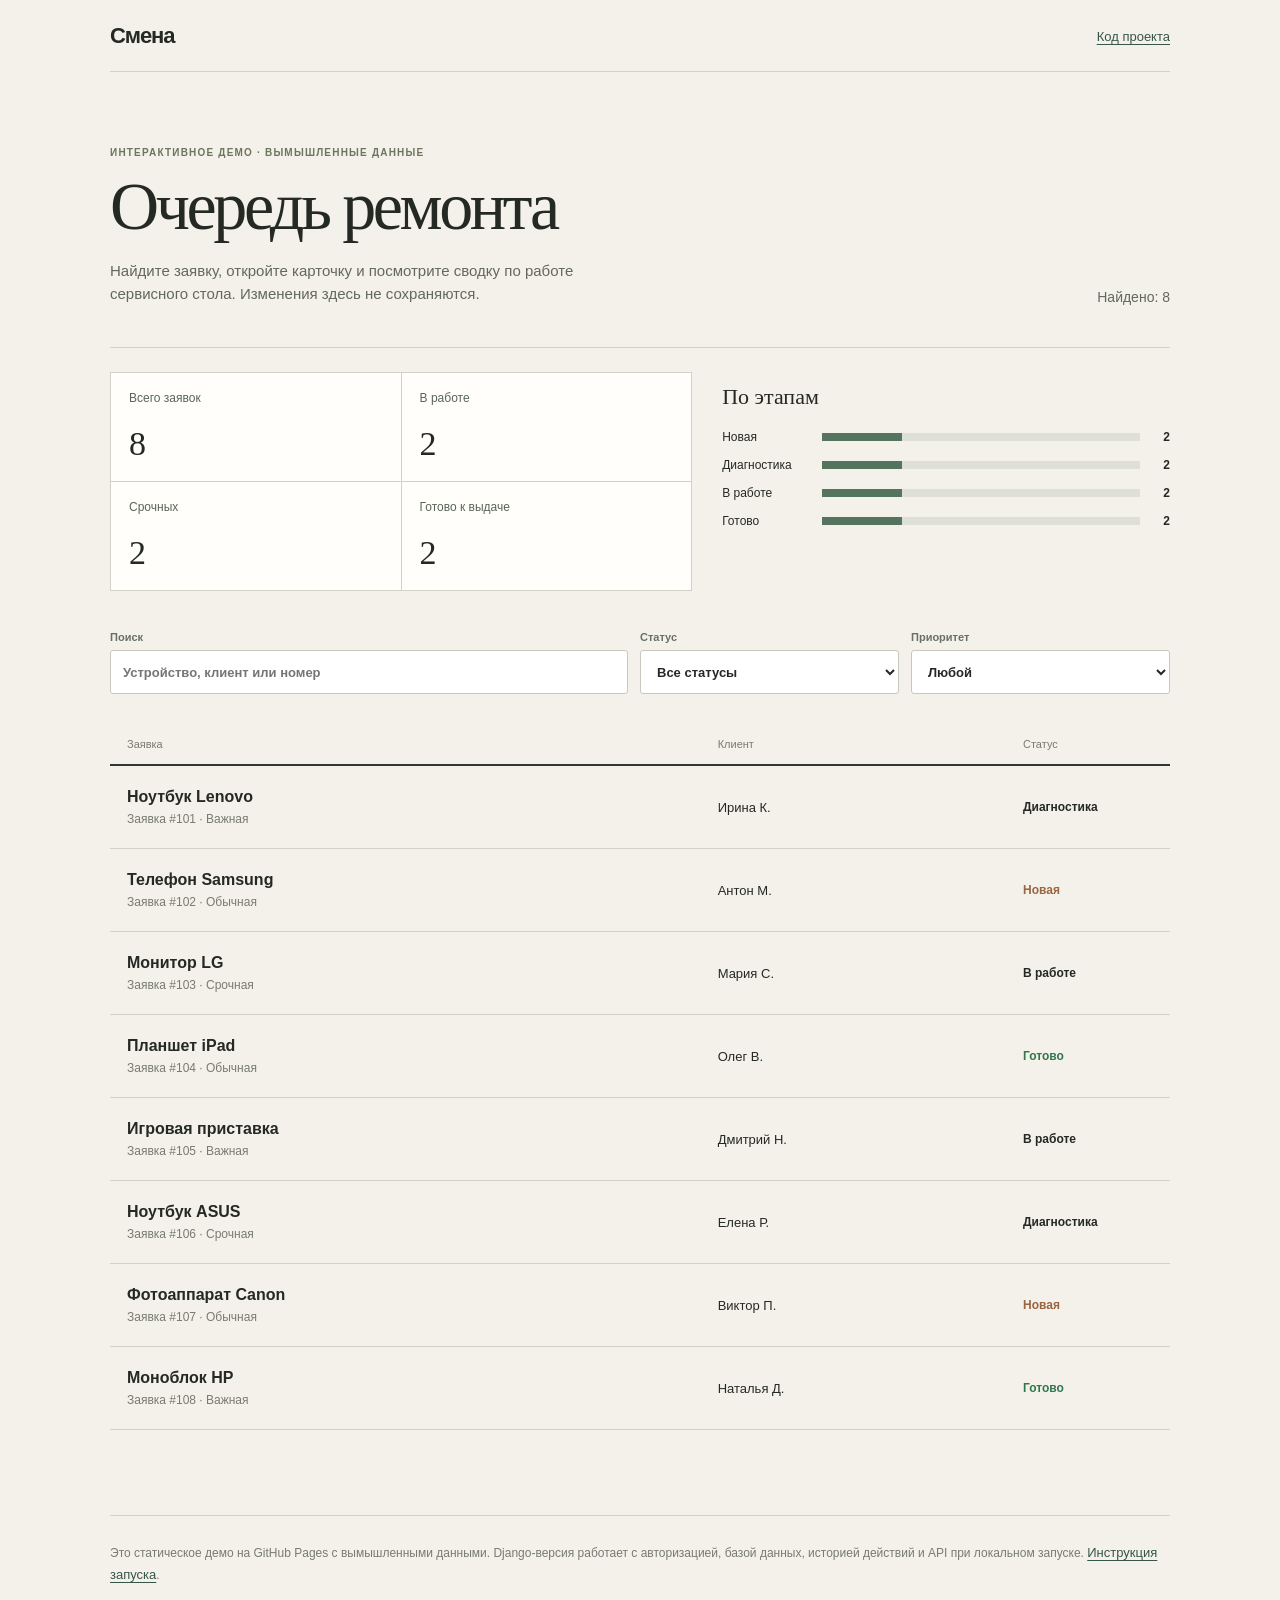
<file: pages/index.html>
<!doctype html><html lang="ru"><head><meta charset="utf-8"><meta name="viewport" content="width=device-width,initial-scale=1"><meta name="theme-color" content="#f4f1ea"><title>Смена | Демо сервисного стола</title><link rel="stylesheet" href="./style.css"><script src="./app.js" defer></script></head><body><div class="shell"><header><strong>Смена</strong><nav><a href="https://github.com/an724275-hash/service-desk-django">Код проекта</a></nav></header><main><div class="hero"><div><p class="eyebrow">ИНТЕРАКТИВНОЕ ДЕМО · ВЫМЫШЛЕННЫЕ ДАННЫЕ</p><h1>Очередь ремонта</h1><p>Найдите заявку, откройте карточку и посмотрите сводку по работе сервисного стола. Изменения здесь не сохраняются.</p></div><span class="count" id="count"></span></div><section class="demo-overview" aria-label="Сводка по демонстрационным заявкам"><div id="metrics" class="demo-metrics"></div><div class="demo-breakdown"><h2>По этапам</h2><div id="breakdown"></div></div></section><form id="filters"><label>Поиск<input id="search" type="search" placeholder="Устройство, клиент или номер"></label><label>Статус<select id="status"><option value="">Все статусы</option><option>Новая</option><option>Диагностика</option><option>В работе</option><option>Готово</option></select></label><label>Приоритет<select id="priority"><option value="">Любой</option><option>Обычная</option><option>Важная</option><option>Срочная</option></select></label></form><section aria-label="Заявки"><div class="columns"><span>Заявка</span><span>Клиент</span><span>Статус</span></div><div id="tickets"></div></section><aside id="detail" class="detail" hidden><button id="close" aria-label="Закрыть карточку">Закрыть</button><div id="detail-content"></div></aside><footer>Это статическое демо на GitHub Pages с вымышленными данными. Django-версия работает с авторизацией, базой данных, историей действий и API при локальном запуске. <a href="https://github.com/an724275-hash/service-desk-django#локальный-запуск">Инструкция запуска</a>.</footer></main></div></body></html>
</file>
<file: pages/style.css>
:root{font-family:Arial,Helvetica,sans-serif;color:#252923;background:#f4f1ea}*{box-sizing:border-box}body{margin:0}.shell{max-width:1120px;margin:auto;padding:0 30px}header{height:72px;display:flex;align-items:center;justify-content:space-between;border-bottom:1px solid #d3d0c6}header strong{font-size:22px;letter-spacing:-.05em}a{color:#375645;text-underline-offset:3px;font-size:13px}a:focus-visible,button:focus-visible,input:focus-visible,select:focus-visible{outline:3px solid #3d7654;outline-offset:3px}.hero{display:flex;align-items:end;justify-content:space-between;gap:30px;padding:65px 0 42px}.eyebrow{font-size:10px;font-weight:800;letter-spacing:.12em;color:#6c755d}h1{font:normal clamp(43px,6vw,68px)/1.04 Georgia,serif;letter-spacing:-.05em;margin:13px 0 17px}.hero p:last-child{font-size:15px;line-height:1.55;color:#62685e;max-width:520px;margin:0}.count{font-size:14px;color:#61685e;white-space:nowrap}form{display:flex;gap:12px;padding-bottom:30px;align-items:end}label{font-size:11px;font-weight:700;color:#687064;flex:1}label:first-child{flex:2}input,select{display:block;width:100%;margin-top:7px;height:42px;background:white;border:1px solid #c8c8bd;border-radius:3px;color:#252923;padding:0 12px;font:inherit;font-size:13px}.columns,.ticket{display:grid;grid-template-columns:2fr 1fr 130px;gap:20px;align-items:center}.columns{padding:14px 17px;color:#777b72;font-size:11px;border-bottom:2px solid #30372e}.ticket{width:100%;text-align:left;background:none;border:0;border-bottom:1px solid #d3d0c6;padding:22px 17px;cursor:pointer;color:#252923;font:inherit}.ticket:hover{background:#ecece4}.ticket strong{display:block;font-size:16px}.ticket small{display:block;color:#777b72;margin-top:6px;font-size:12px}.ticket>span:nth-child(2){font-size:13px}.status{font-size:12px;font-weight:700}.status.ready{color:#31764f}.status.new{color:#9a6540}.empty{padding:26px 17px;color:#777b72}.detail{position:fixed;right:0;top:0;bottom:0;width:min(390px,100%);background:#fffefa;border-left:1px solid #c8c8bd;box-shadow:-18px 0 40px #23292320;padding:30px;overflow:auto}.detail button{border:1px solid #c8c8bd;background:none;padding:9px 14px;cursor:pointer}.detail h2{font:normal 32px Georgia,serif;margin:45px 0 16px}.detail dt{color:#777b72;font-size:11px;margin-top:25px}.detail dd{margin:7px 0 0;font-size:15px;line-height:1.5}footer{border-top:1px solid #d3d0c6;margin-top:85px;padding:26px 0 45px;font-size:12px;color:#777b72;line-height:1.7}@media(max-width:700px){.shell{padding:0 18px}.hero{display:block;padding:48px 0 35px}.count{display:block;margin-top:20px}form{display:grid;grid-template-columns:1fr 1fr}label:first-child{grid-column:1/-1}.columns{display:none}.ticket{grid-template-columns:1fr auto;gap:8px;padding:18px 4px}.ticket>span:nth-child(2){grid-column:1}.ticket>span:last-child{grid-column:2;grid-row:1}.detail{padding:20px}}
.demo-overview{display:grid;grid-template-columns:1.3fr 1fr;gap:30px;padding:24px 0 40px;border-top:1px solid #d3d0c6}.demo-metrics{display:grid;grid-template-columns:repeat(2,minmax(0,1fr));gap:1px;background:#d3d0c6;border:1px solid #d3d0c6}.demo-metric{display:flex;flex-direction:column;justify-content:space-between;gap:12px;background:#fffefa;min-height:108px;padding:18px}.demo-metric span{font-size:12px;color:#58655a}.demo-metric strong{font:normal 34px Georgia,serif}.demo-breakdown{padding:12px 0}.demo-breakdown h2{font:normal 22px Georgia,serif;margin:0 0 20px}.breakdown-row{display:grid;grid-template-columns:90px minmax(0,1fr) 20px;gap:10px;align-items:center;margin:0 0 14px;font-size:12px}.breakdown-row strong{text-align:right}.breakdown-track{height:8px;background:#dedfd6}.breakdown-track>span{display:block;height:100%;background:#55745e}input,select,.detail button{min-height:44px}@media(max-width:700px){.demo-overview{grid-template-columns:1fr}.demo-metric{min-height:90px}}
</file>
